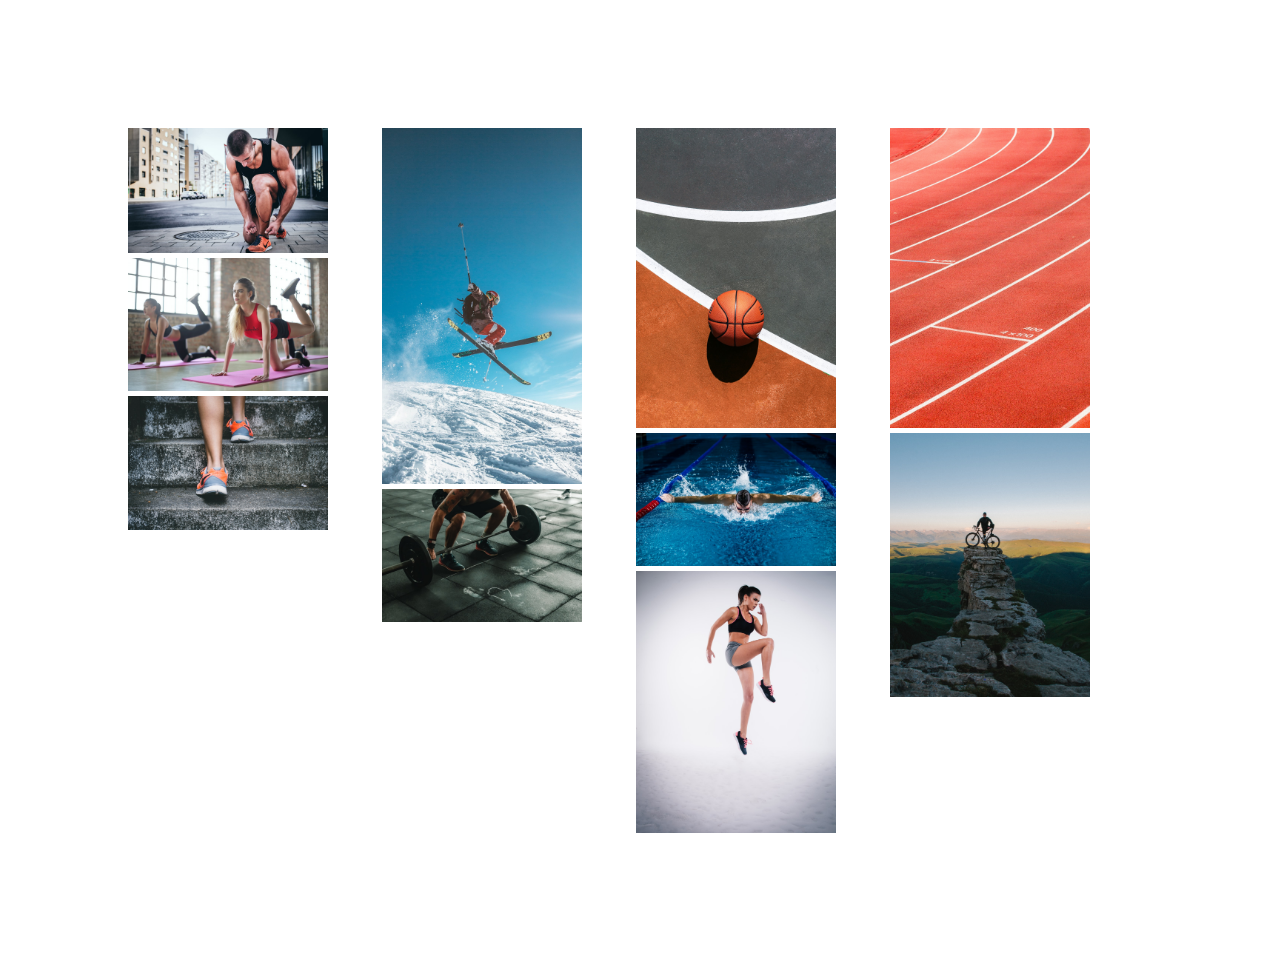
<file: src/index.html>
<!DOCTYPE html>
<html lang="en">
  <head>
    <meta charset="UTF-8" />
    <meta http-equiv="X-UA-Compatible" content="IE=edge" />
    <meta name="viewport" content="width=device-width, initial-scale=1.0" />
    <link rel="stylesheet" href="../styles/index.css" />
    <link
      href="https://cdn.jsdelivr.net/npm/bootstrap@5.0.2/dist/css/bootstrap.min.css"
      rel="stylesheet"
      integrity="sha384-EVSTQN3/azprG1Anm3QDgpJLIm9Nao0Yz1ztcQTwFspd3yD65VohhpuuCOmLASjC"
      crossorigin="anonymous"
    />
    <script src="https://ajax.googleapis.com/ajax/libs/jquery/3.4.1/jquery.min.js"></script>

    <title>Gallery's page</title>
  </head>
  <body>
    <div class="container">
      <div class="image" >
        <img class="image__img" src="../images/img1.jpg" alt="" />
        <div class="image__overlay image__overlay--primary">
          <div class="image__title"><a id="myBtn" href="image01.html"><h1>Marathon</h1></a></div>
        </div>
      </div>
      <div class="image">
        <img class="image__img" src="../images/img2.jpg" alt="" />
        <div class="image__overlay image__overlay--primary">
          <div class="image__title"><a href="image02.html"><h1>Gymnastics</h1></a></div>
        </div>
      </div>
      <div class="image">
        <img class="image__img" src="../images/img3.jpg" alt="" />
        <div class="image__overlay image__overlay--primary">
          <div class="image__title"><a href="image03.html"><h1>Climbing</h1></a></div>
        </div>
      </div>
      <div class="image">
        <img class="image__img" src="../images/img4.jpg" alt="" />
        <div class="image__overlay image__overlay--primary">
          <div class="image__title"><a href="image04.html"><h1>Skiing</h1></a></div>
        </div>
      </div>
      <div class="image">
        <img class="image__img" src="../images/img5.jpg" alt="" />
        <div class="image__overlay image__overlay--primary">
          <div class="image__title"><a href="image05.html"><h1>Weight Lifting</h1></a></div>
        </div>
      </div>
      <div class="image">
        <img class="image__img" src="../images/img6.jpg" alt="" />
        <div class="image__overlay image__overlay--primary">
          <div class="image__title"><a href="image06.html"><h1>Basketball</h1></a></div>
        </div>
      </div>
      <div class="image">
        <img class="image__img" src="../images/img7.jpg" alt="" />
        <div class="image__overlay image__overlay--primary">
          <div class="image__title"><a href="image07.html"><h1>Swimming</h1></a></div>
        </div>
      </div>
      <div class="image">
        <img class="image__img" src="../images/img8.jpg" alt="" />
        <div class="image__overlay image__overlay--primary">
          <div class="image__title"><a href="image08.html"><h1>Jogging</h1></a></div>
        </div>
      </div>
      <div class="image">
        <img class="image__img" src="../images/img9.jpg" alt="" />
        <div class="image__overlay image__overlay--primary">
          <div class="image__title"><a href="image09.html"><h1>Running</h1></a></div>
        </div>
      </div>
      <div class="image">
        <img class="image__img" src="../images/img10.jpg" alt="" />
        <div class="image__overlay image__overlay--primary">
          <div class="image__title"><a href="image10.html"><h1>Cycling</h1></a></div>
        


        
        </div>
      </div>
    </div>
    <script src="../scripts/index.js"></script>
  </body>
</html>
</file>
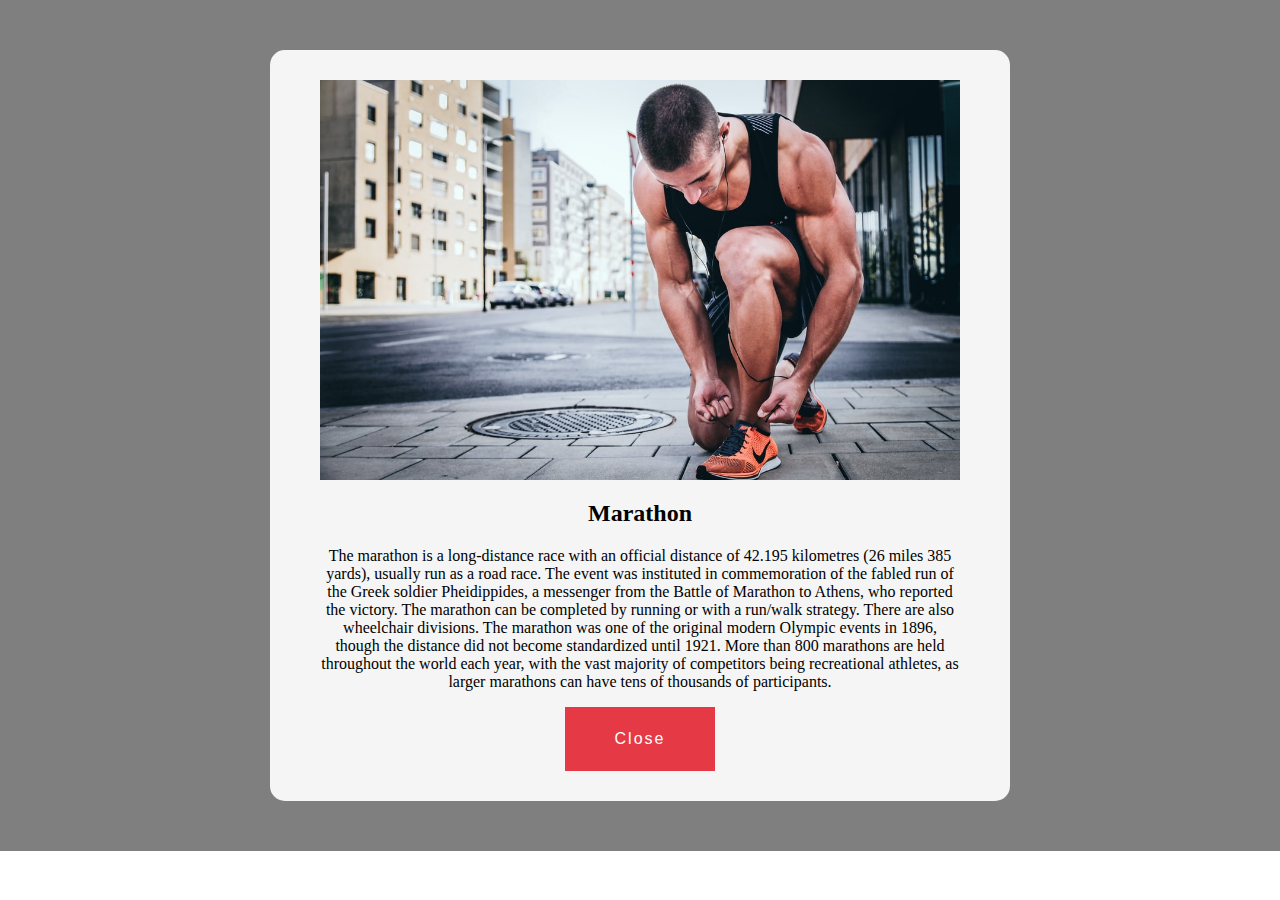
<file: src/image01.html>
<!DOCTYPE html>
<html lang="en">
  <head>
    <meta charset="UTF-8" />
    <meta http-equiv="X-UA-Compatible" content="IE=edge" />
    <meta name="viewport" content="width=device-width, initial-scale=1.0" />
    <link rel="stylesheet" href="../styles/index.css" />
    <title>Document</title>
  </head>
  <body>
    <div class="modal-container">
      <div class="modal">
        <img class="image__img" src="../images/img1.jpg" alt="" />
        <h2>Marathon</h2>
        <p>
          The marathon is a long-distance race with an official distance of
          42.195 kilometres (26 miles 385 yards), usually run as a road race.
          The event was instituted in commemoration of the fabled run of the
          Greek soldier Pheidippides, a messenger from the Battle of Marathon to
          Athens, who reported the victory. The marathon can be completed by
          running or with a run/walk strategy. There are also wheelchair
          divisions. The marathon was one of the original modern Olympic events
          in 1896, though the distance did not become standardized until 1921.
          More than 800 marathons are held throughout the world each year, with
          the vast majority of competitors being recreational athletes, as
          larger marathons can have tens of thousands of participants.
        </p>
        <button id="btn">Close</button>
        <script src="../scripts/index.js"></script>
      </div>
    </div>
  </body>
</html>
</file>
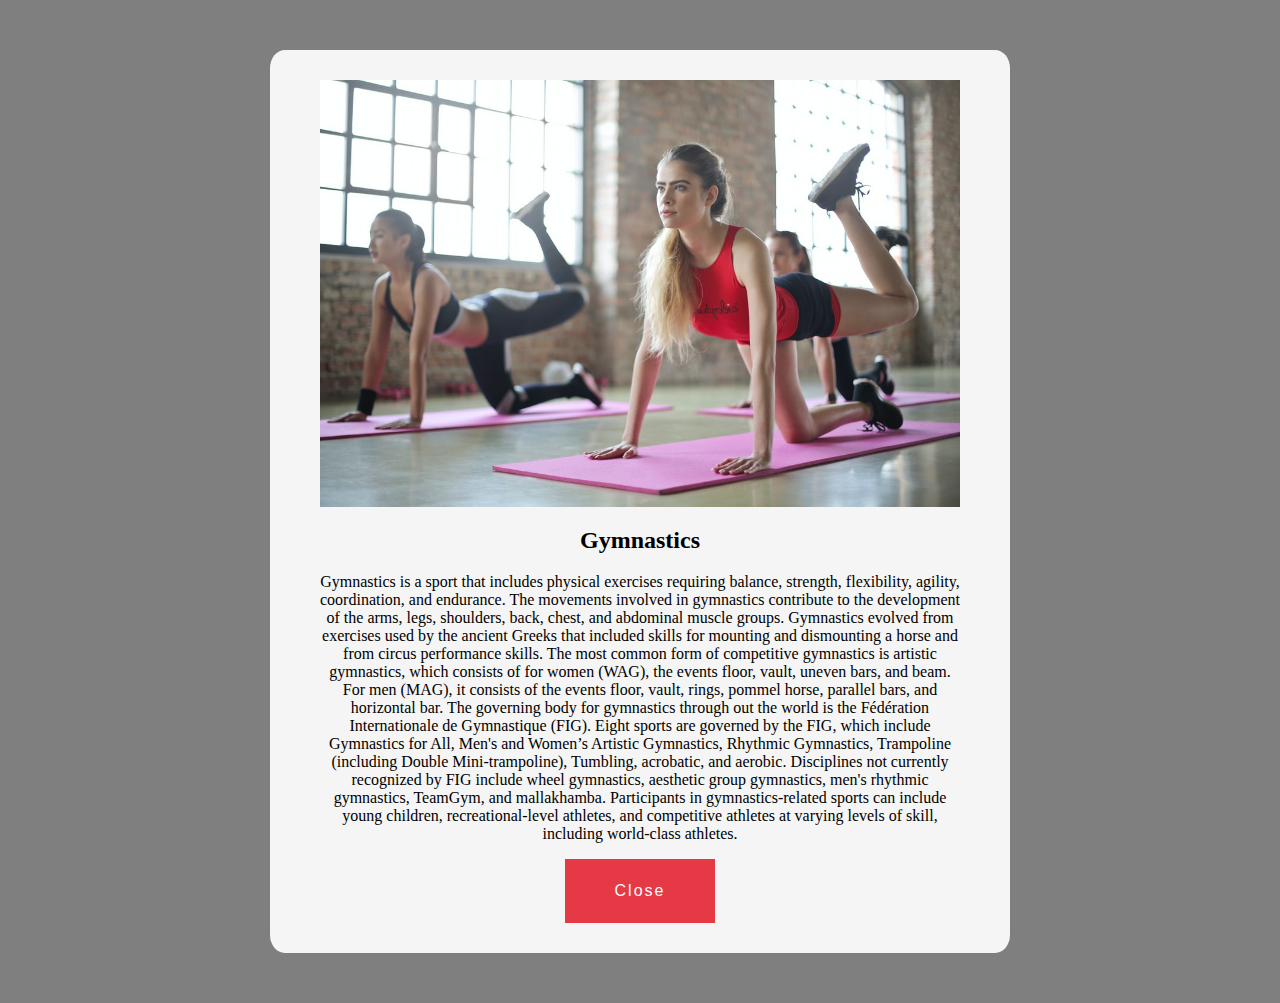
<file: src/image02.html>
<!DOCTYPE html>
<html lang="en">
  <head>
    <meta charset="UTF-8" />
    <meta http-equiv="X-UA-Compatible" content="IE=edge" />
    <meta name="viewport" content="width=device-width, initial-scale=1.0" />
    <link rel="stylesheet" href="../styles/index.css" />
    <title>Document</title>
  </head>
  <body>
    <div class="modal-container">
      <div class="modal">
        <img class="image__img" src="../images/img2.jpg" alt="" />
        <h2>Gymnastics</h2>
        <p>
          Gymnastics is a sport that includes physical exercises requiring
          balance, strength, flexibility, agility, coordination, and endurance.
          The movements involved in gymnastics contribute to the development of
          the arms, legs, shoulders, back, chest, and abdominal muscle groups.
          Gymnastics evolved from exercises used by the ancient Greeks that
          included skills for mounting and dismounting a horse and from circus
          performance skills. The most common form of competitive gymnastics is
          artistic gymnastics, which consists of for women (WAG), the events
          floor, vault, uneven bars, and beam. For men (MAG), it consists of the
          events floor, vault, rings, pommel horse, parallel bars, and
          horizontal bar. The governing body for gymnastics through out the
          world is the Fédération Internationale de Gymnastique (FIG). Eight
          sports are governed by the FIG, which include Gymnastics for All,
          Men's and Women’s Artistic Gymnastics, Rhythmic Gymnastics, Trampoline
          (including Double Mini-trampoline), Tumbling, acrobatic, and aerobic.
          Disciplines not currently recognized by FIG include wheel gymnastics,
          aesthetic group gymnastics, men's rhythmic gymnastics, TeamGym, and
          mallakhamba. Participants in gymnastics-related sports can include
          young children, recreational-level athletes, and competitive athletes
          at varying levels of skill, including world-class athletes.
        </p>
        <button id="btn">Close</button>
        <script src="../scripts/index.js"></script>
      </div>
    </div>
  </body>
</html>
</file>
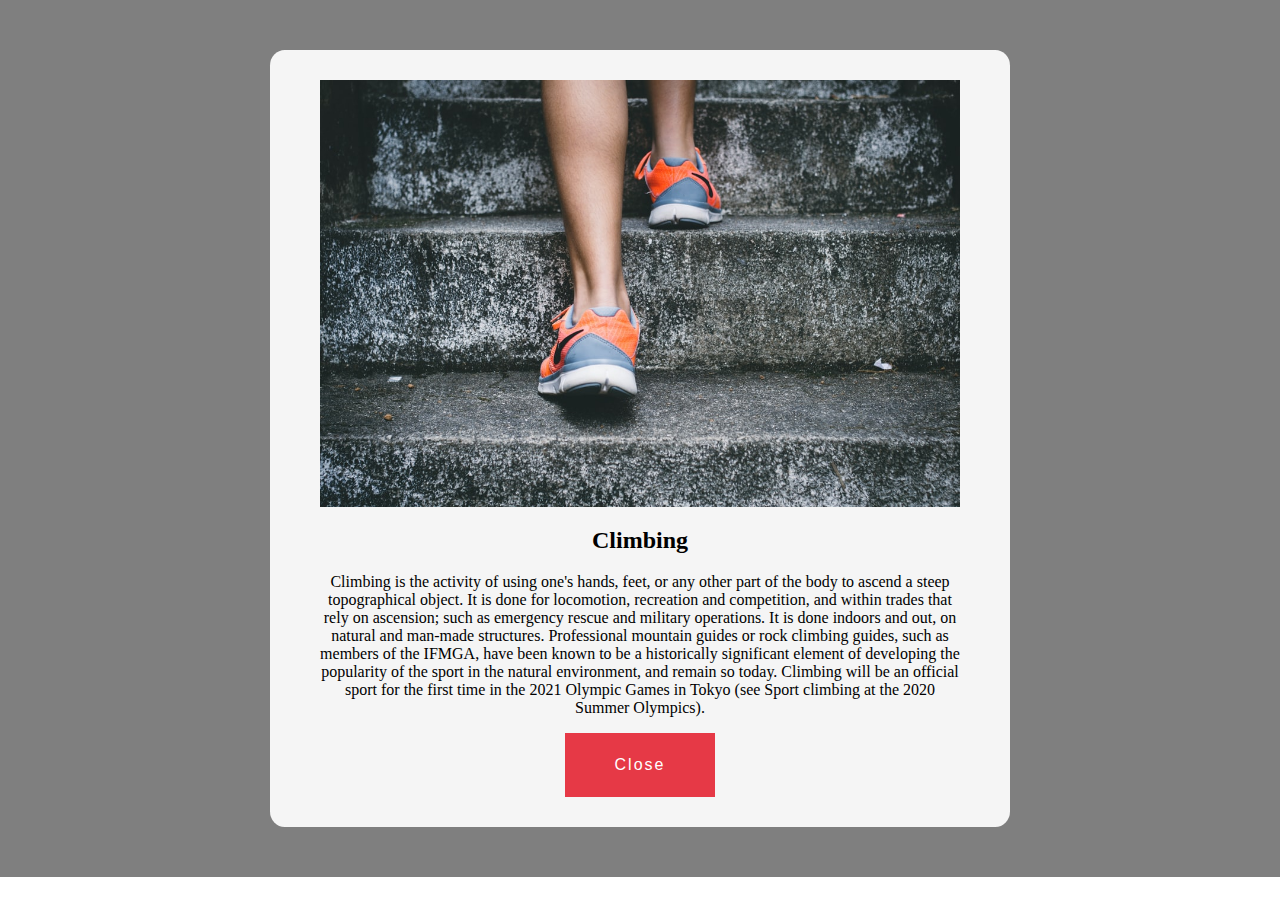
<file: src/image03.html>
<!DOCTYPE html>
<html lang="en">
  <head>
    <meta charset="UTF-8" />
    <meta http-equiv="X-UA-Compatible" content="IE=edge" />
    <meta name="viewport" content="width=device-width, initial-scale=1.0" />
    <link rel="stylesheet" href="../styles/index.css" />
    <title>Document</title>
  </head>
  <body>
    <div class="modal-container">
      <div class="modal">
        <img class="image__img" src="../images/img3.jpg" alt="" />
        <h2>Climbing</h2>
        <p>
          Climbing is the activity of using one's hands, feet, or any other part
          of the body to ascend a steep topographical object. It is done for
          locomotion, recreation and competition, and within trades that rely on
          ascension; such as emergency rescue and military operations. It is
          done indoors and out, on natural and man-made structures. Professional
          mountain guides or rock climbing guides, such as members of the IFMGA,
          have been known to be a historically significant element of developing
          the popularity of the sport in the natural environment, and remain so
          today. Climbing will be an official sport for the first time in the
          2021 Olympic Games in Tokyo (see Sport climbing at the 2020 Summer
          Olympics).
        </p>
        <button id="btn">Close</button>
        <script src="../scripts/index.js"></script>
      </div>
    </div>
  </body>
</html>
</file>
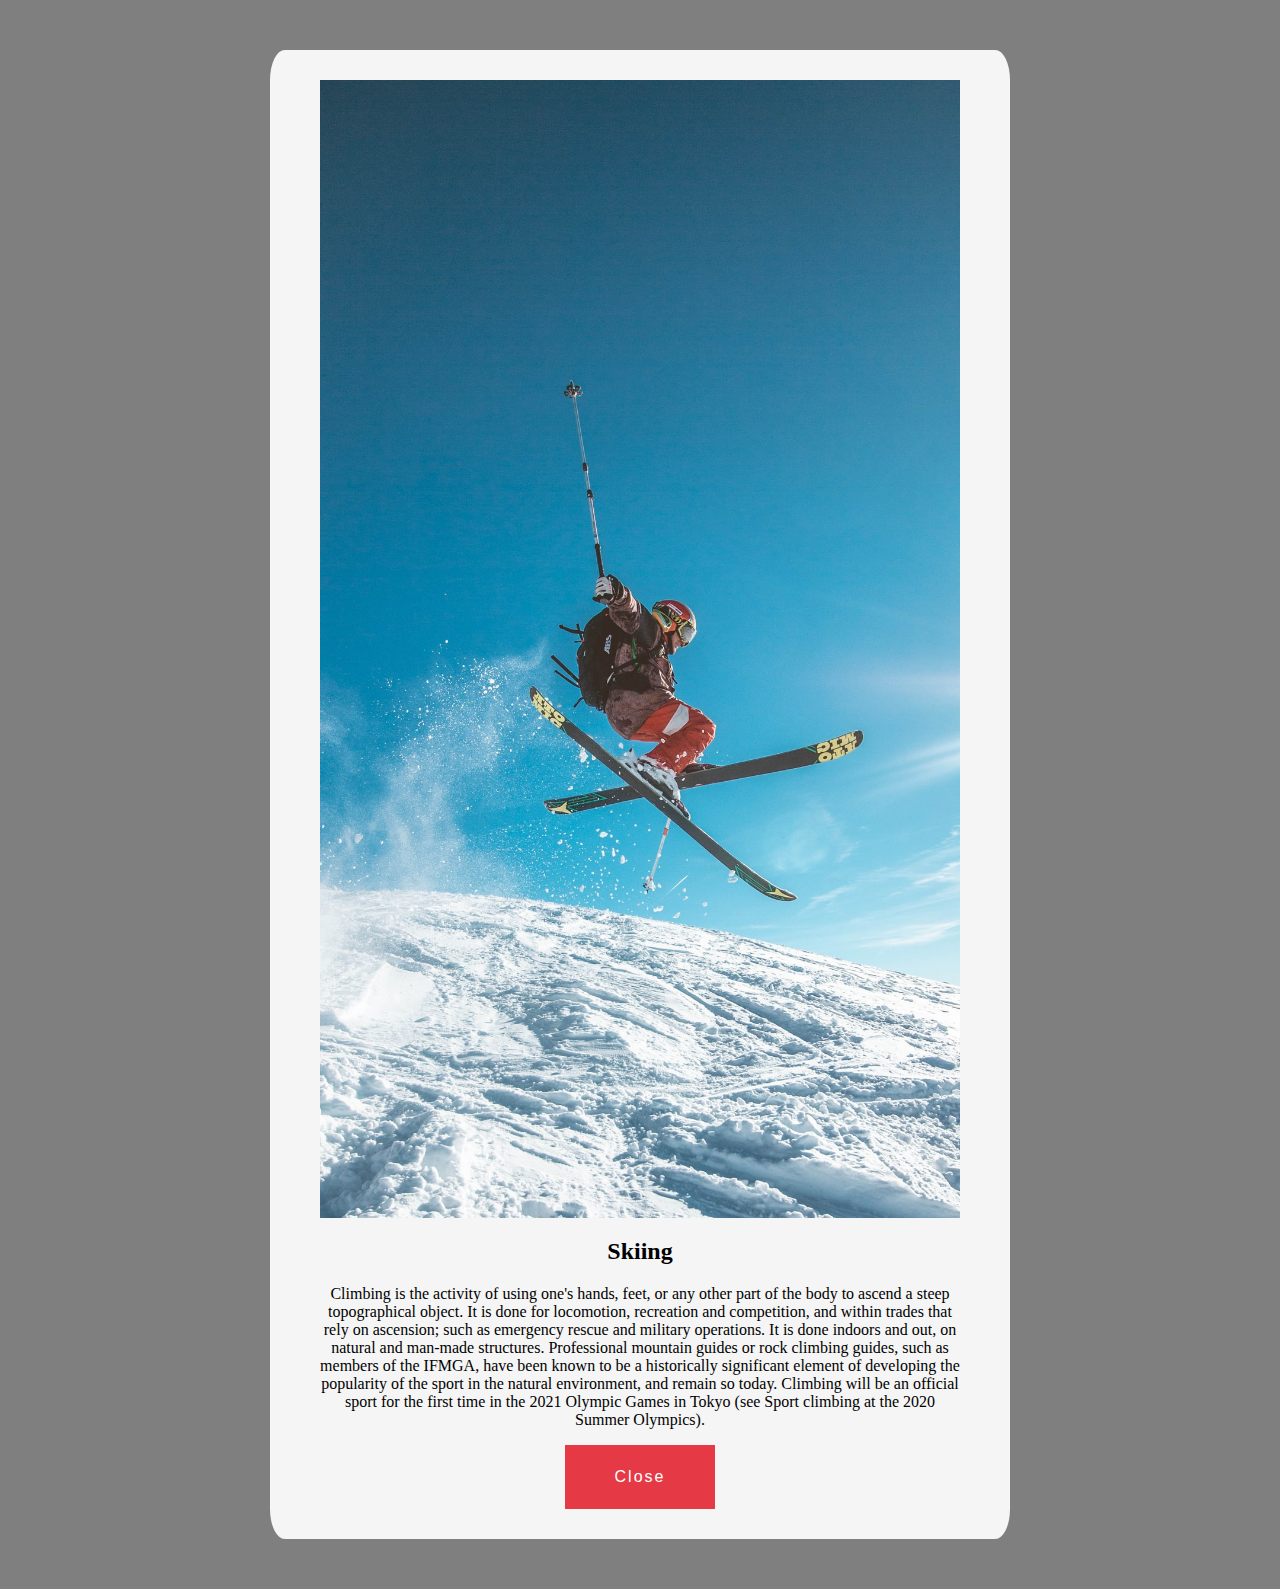
<file: src/image04.html>
<!DOCTYPE html>
<html lang="en">
  <head>
    <meta charset="UTF-8" />
    <meta http-equiv="X-UA-Compatible" content="IE=edge" />
    <meta name="viewport" content="width=device-width, initial-scale=1.0" />
    <link rel="stylesheet" href="../styles/index.css" />
    <title>Document</title>
  </head>
  <body>
    <div class="modal-container">
      <div class="modal">
        <img class="image__img" src="../images/img4.jpg" alt="" />
        <h2>Skiing</h2>
        <p>
          Climbing is the activity of using one's hands, feet, or any other part
          of the body to ascend a steep topographical object. It is done for
          locomotion, recreation and competition, and within trades that rely on
          ascension; such as emergency rescue and military operations. It is
          done indoors and out, on natural and man-made structures. Professional
          mountain guides or rock climbing guides, such as members of the IFMGA,
          have been known to be a historically significant element of developing
          the popularity of the sport in the natural environment, and remain so
          today. Climbing will be an official sport for the first time in the
          2021 Olympic Games in Tokyo (see Sport climbing at the 2020 Summer
          Olympics).
        </p>
        <button id="btn">Close</button>
        <script src="../scripts/index.js"></script>
      </div>
    </div>
  </body>
</html>
</file>
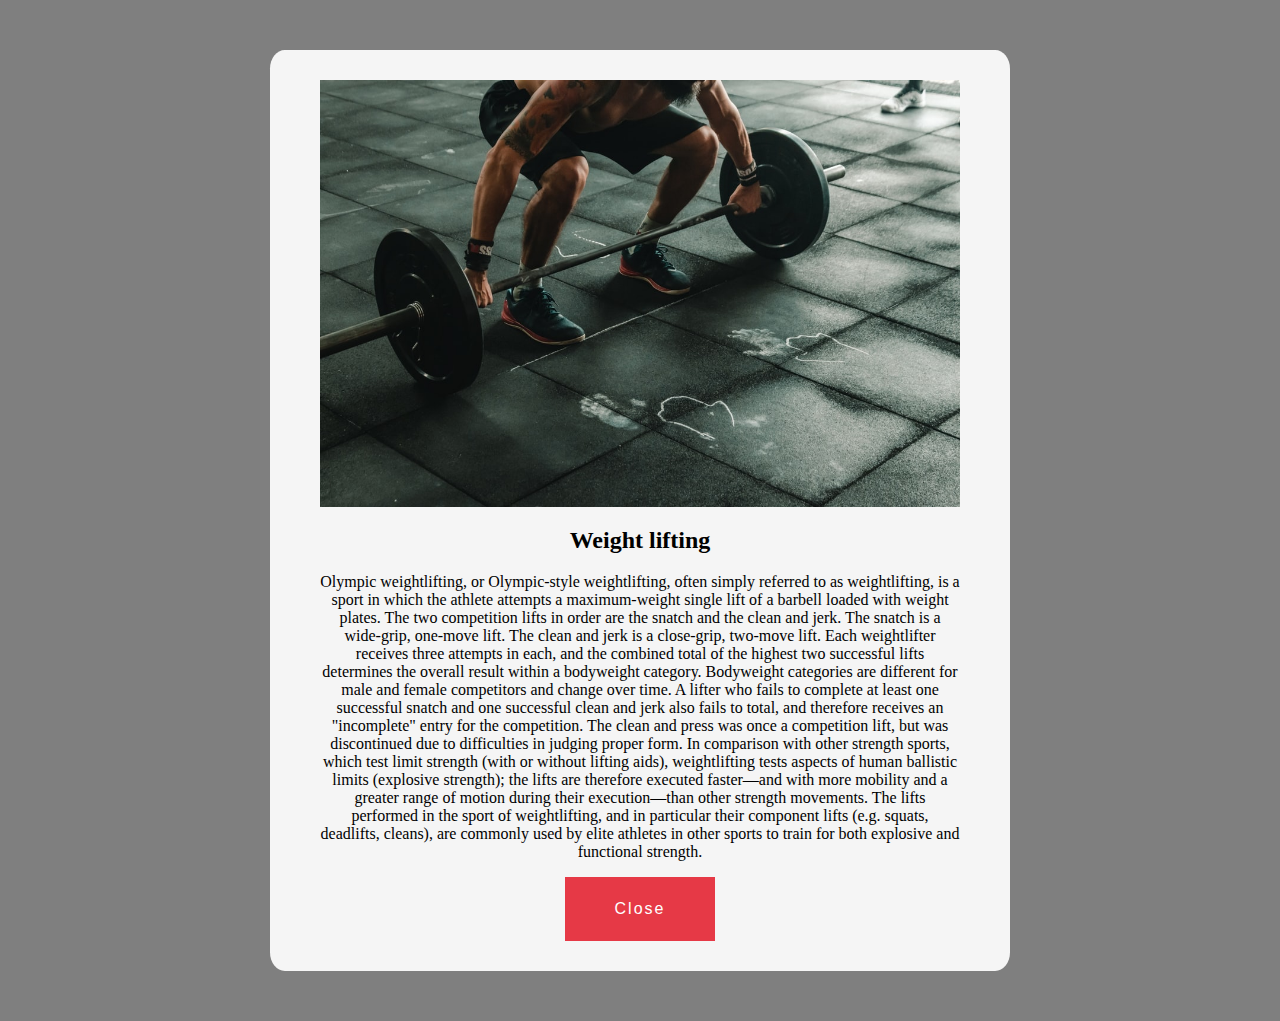
<file: src/image05.html>
<!DOCTYPE html>
<html lang="en">
  <head>
    <meta charset="UTF-8" />
    <meta http-equiv="X-UA-Compatible" content="IE=edge" />
    <meta name="viewport" content="width=device-width, initial-scale=1.0" />
    <link rel="stylesheet" href="../styles/index.css" />
    <title>Document</title>
  </head>
  <body>
    <div class="modal-container">
      <div class="modal">
        <img class="image__img" src="../images/img5.jpg" alt="" />
        <h2>Weight lifting</h2>
        <p>
          Olympic weightlifting, or Olympic-style weightlifting,
          often simply referred to as weightlifting, is a sport in which the
          athlete attempts a maximum-weight single lift of a barbell loaded with
          weight plates. The two competition lifts in order are the snatch and
          the clean and jerk. The snatch is a wide-grip, one-move lift. The
          clean and jerk is a close-grip, two-move lift. Each weightlifter
          receives three attempts in each, and the combined total of the highest
          two successful lifts determines the overall result within a bodyweight
          category. Bodyweight categories are different for male and female
          competitors and change over time. A lifter who fails to complete at
          least one successful snatch and one successful clean and jerk also
          fails to total, and therefore receives an "incomplete" entry for the
          competition. The clean and press was once a competition lift, but was
          discontinued due to difficulties in judging proper form. In comparison
          with other strength sports, which test limit strength (with or without
          lifting aids), weightlifting tests aspects of human ballistic limits
          (explosive strength); the lifts are therefore executed faster—and with
          more mobility and a greater range of motion during their
          execution—than other strength movements. The lifts performed in the
          sport of weightlifting, and in particular their component lifts (e.g.
          squats, deadlifts, cleans), are commonly used by elite athletes in
          other sports to train for both explosive and functional strength.
        </p>
        <button id="btn">Close</button>
        <script src="../scripts/index.js"></script>
      </div>
    </div>
  </body>
</html>
</file>
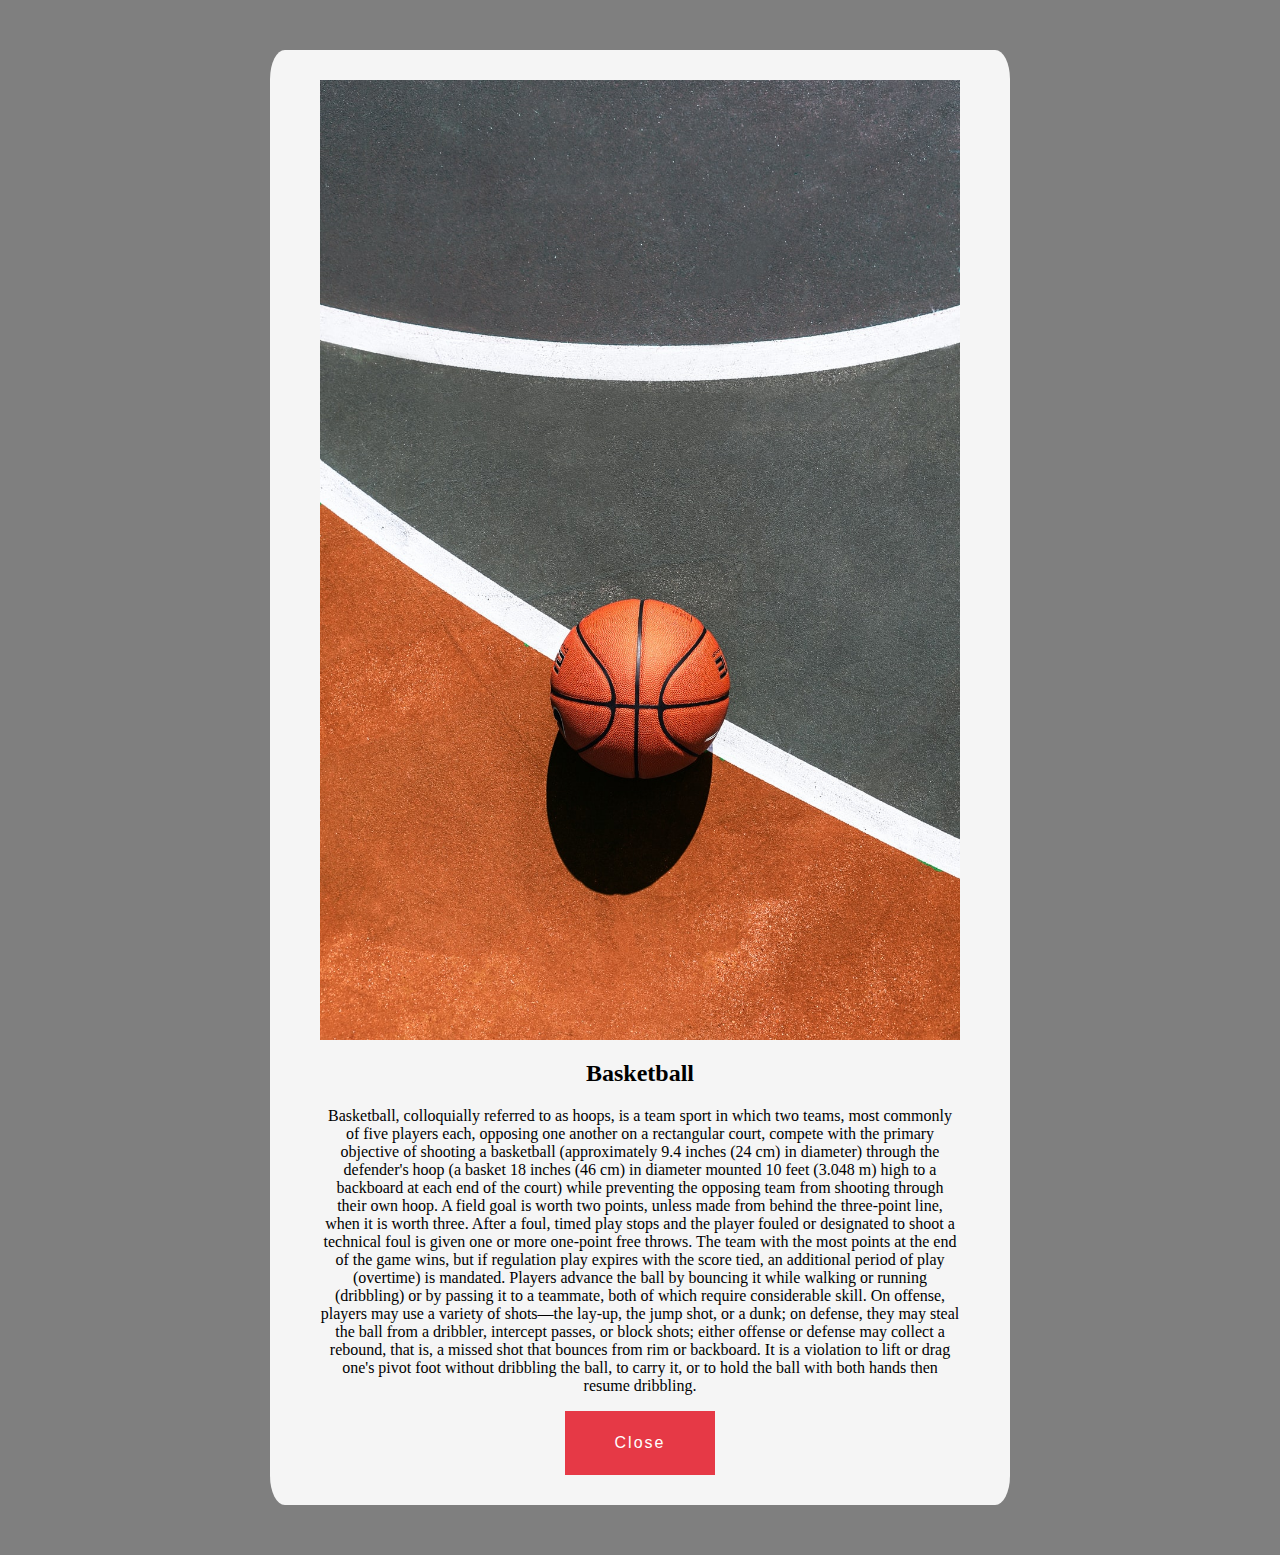
<file: src/image06.html>
<!DOCTYPE html>
<html lang="en">
  <head>
    <meta charset="UTF-8" />
    <meta http-equiv="X-UA-Compatible" content="IE=edge" />
    <meta name="viewport" content="width=device-width, initial-scale=1.0" />
    <link rel="stylesheet" href="../styles/index.css" />
    <title>Document</title>
  </head>
  <body>
    <div class="modal-container">
      <div class="modal">
        <img class="image__img" src="../images/img6.jpg" alt="" />
        <h2>Basketball</h2>
        <p>
          Basketball, colloquially referred to as hoops, is a team sport in
          which two teams, most commonly of five players each, opposing one
          another on a rectangular court, compete with the primary objective of
          shooting a basketball (approximately 9.4 inches (24 cm) in diameter)
          through the defender's hoop (a basket 18 inches (46 cm) in diameter
          mounted 10 feet (3.048 m) high to a backboard at each end of the
          court) while preventing the opposing team from shooting through their
          own hoop. A field goal is worth two points, unless made from behind
          the three-point line, when it is worth three. After a foul, timed play
          stops and the player fouled or designated to shoot a technical foul is
          given one or more one-point free throws. The team with the most points
          at the end of the game wins, but if regulation play expires with the
          score tied, an additional period of play (overtime) is mandated.
          Players advance the ball by bouncing it while walking or running
          (dribbling) or by passing it to a teammate, both of which require
          considerable skill. On offense, players may use a variety of shots—the
          lay-up, the jump shot, or a dunk; on defense, they may steal the ball
          from a dribbler, intercept passes, or block shots; either offense or
          defense may collect a rebound, that is, a missed shot that bounces
          from rim or backboard. It is a violation to lift or drag one's pivot
          foot without dribbling the ball, to carry it, or to hold the ball with
          both hands then resume dribbling.
        </p>
        <button id="btn">Close</button>
        <script src="../scripts/index.js"></script>
      </div>
    </div>
  </body>
</html>
</file>
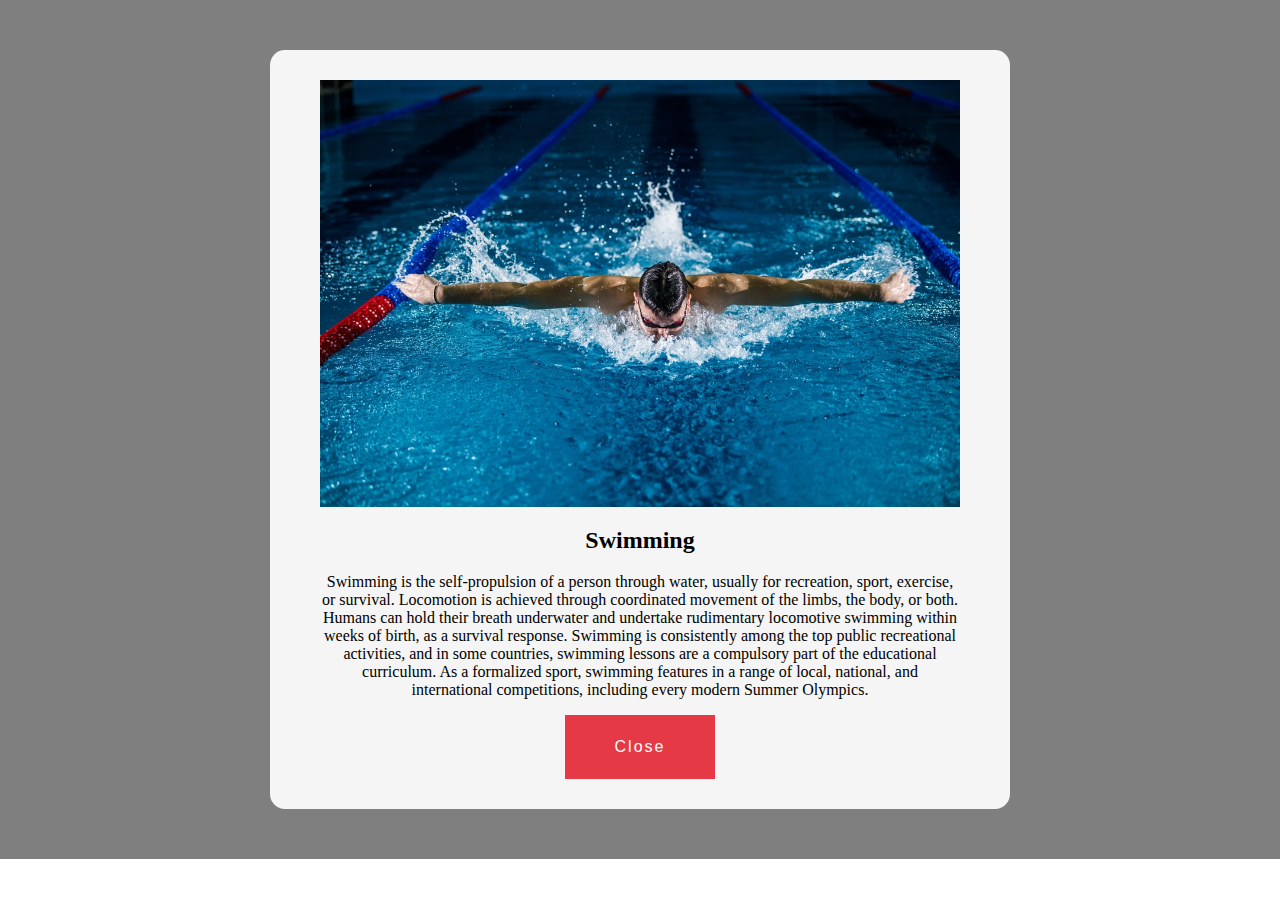
<file: src/image07.html>
<!DOCTYPE html>
<html lang="en">
  <head>
    <meta charset="UTF-8" />
    <meta http-equiv="X-UA-Compatible" content="IE=edge" />
    <meta name="viewport" content="width=device-width, initial-scale=1.0" />
    <link rel="stylesheet" href="../styles/index.css" />
    <title>Document</title>
  </head>
  <body>
    <div class="modal-container">
      <div class="modal">
        <img class="image__img" src="../images/img7.jpg" alt="" />
        <h2>Swimming</h2>
        <p>
          Swimming is the self-propulsion of a person through water, usually for
          recreation, sport, exercise, or survival. Locomotion is achieved
          through coordinated movement of the limbs, the body, or both. Humans
          can hold their breath underwater and undertake rudimentary locomotive
          swimming within weeks of birth, as a survival response. Swimming is
          consistently among the top public recreational activities, and in some
          countries, swimming lessons are a compulsory part of the educational
          curriculum. As a formalized sport, swimming features in a range of
          local, national, and international competitions, including every
          modern Summer Olympics.
        </p>
        <button id="btn">Close</button>
        <script src="../scripts/index.js"></script>
      </div>
    </div>
  </body>
</html>
</file>
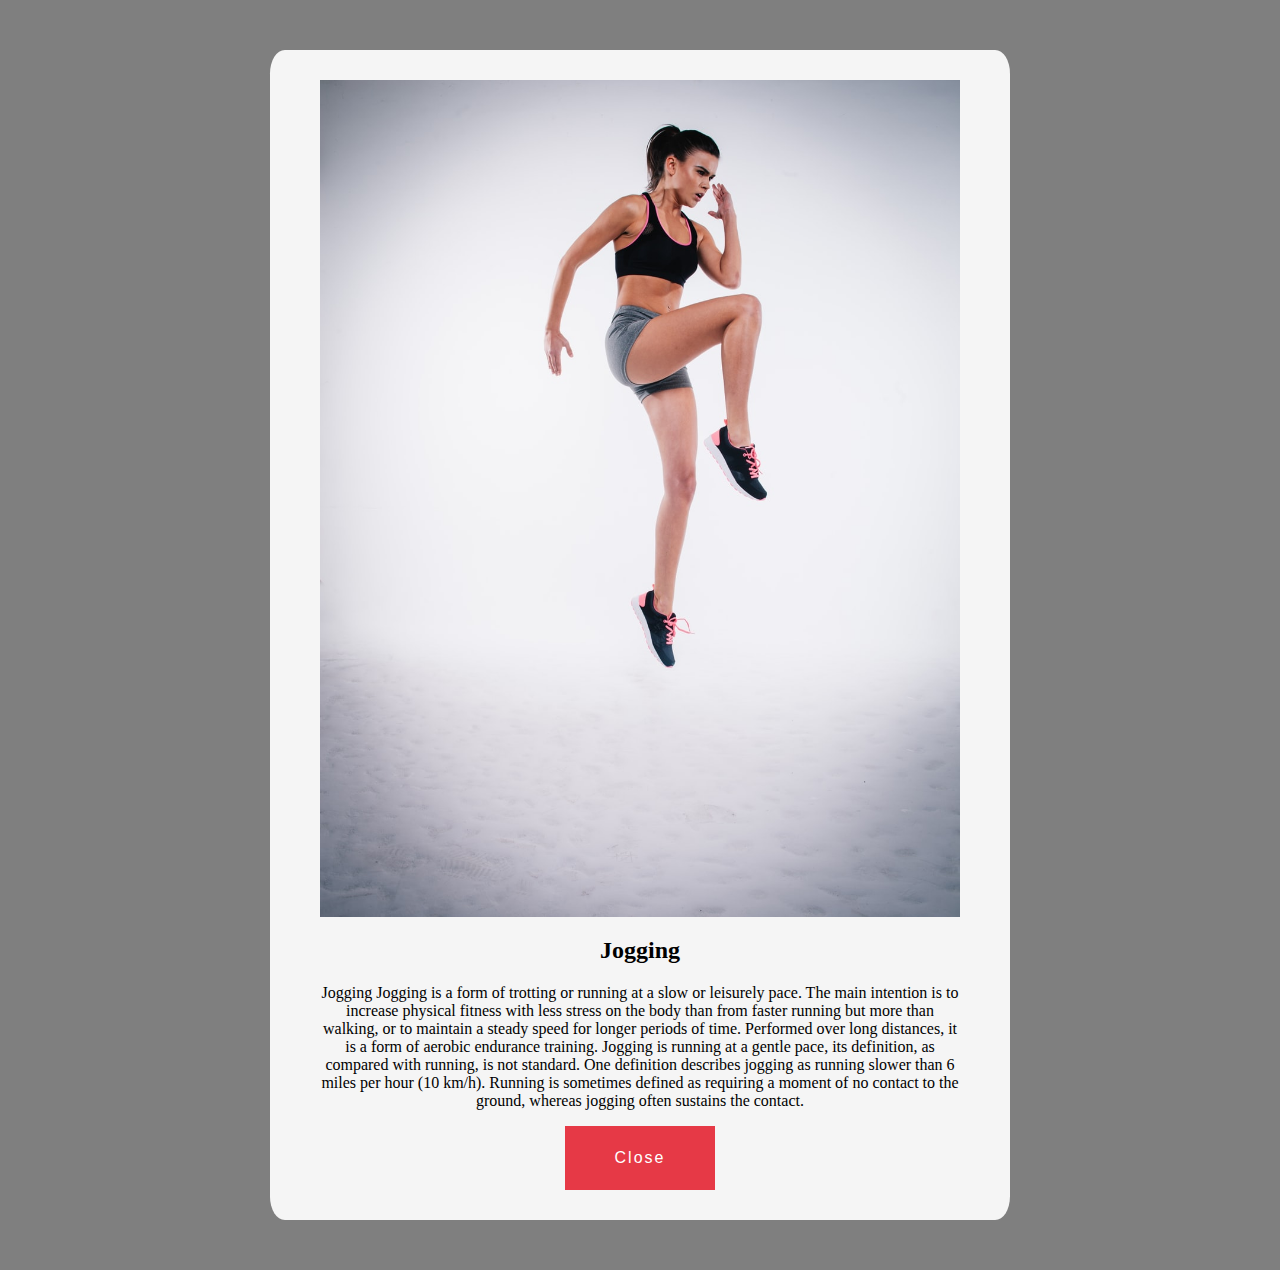
<file: src/image08.html>
<!DOCTYPE html>
<html lang="en">
  <head>
    <meta charset="UTF-8" />
    <meta http-equiv="X-UA-Compatible" content="IE=edge" />
    <meta name="viewport" content="width=device-width, initial-scale=1.0" />
    <link rel="stylesheet" href="../styles/index.css" />
    <title>Document</title>
  </head>
  <body>
    <div class="modal-container">
      <div class="modal">
        <img class="image__img" src="../images/img8.jpg" alt="" />
        <h2>Jogging</h2>
        <p>
          Jogging Jogging is a form of trotting or running at a slow or
          leisurely pace. The main intention is to increase physical fitness
          with less stress on the body than from faster running but more than
          walking, or to maintain a steady speed for longer periods of time.
          Performed over long distances, it is a form of aerobic endurance
          training. Jogging is running at a gentle pace, its definition, as
          compared with running, is not standard. One definition describes
          jogging as running slower than 6 miles per hour (10 km/h). Running is
          sometimes defined as requiring a moment of no contact to the ground,
          whereas jogging often sustains the contact.
        </p>
        <button id="btn">Close</button>
        <script src="../scripts/index.js"></script>
      </div>
    </div>
  </body>
</html>
</file>
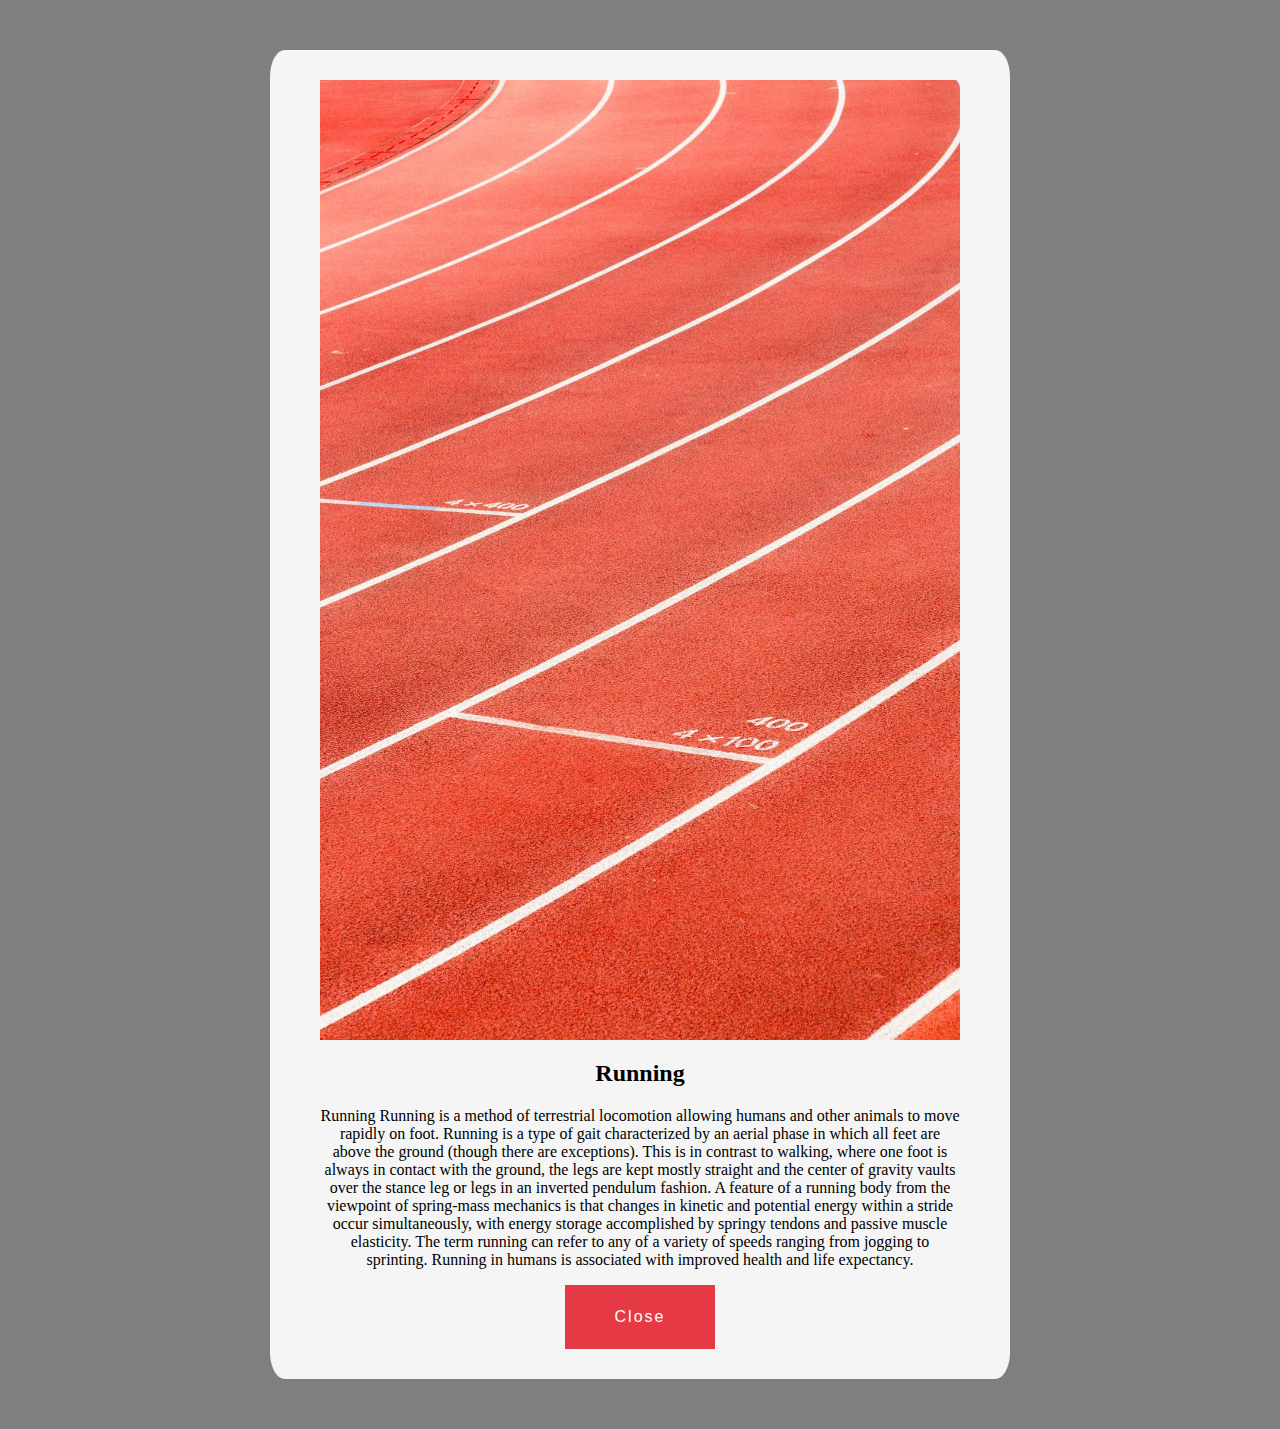
<file: src/image09.html>
<!DOCTYPE html>
<html lang="en">
  <head>
    <meta charset="UTF-8" />
    <meta http-equiv="X-UA-Compatible" content="IE=edge" />
    <meta name="viewport" content="width=device-width, initial-scale=1.0" />
    <link rel="stylesheet" href="../styles/index.css" />
    <title>Document</title>
  </head>
  <body>
    <div class="modal-container">
      <div class="modal">
        <img class="image__img" src="../images/img9.jpg" alt="" />
        <h2>Running</h2>
        <p>
          Running Running is a method of terrestrial locomotion allowing humans
          and other animals to move rapidly on foot. Running is a type of gait
          characterized by an aerial phase in which all feet are above the
          ground (though there are exceptions). This is in contrast to walking,
          where one foot is always in contact with the ground, the legs are kept
          mostly straight and the center of gravity vaults over the stance leg
          or legs in an inverted pendulum fashion. A feature of a running body
          from the viewpoint of spring-mass mechanics is that changes in kinetic
          and potential energy within a stride occur simultaneously, with energy
          storage accomplished by springy tendons and passive muscle elasticity.
          The term running can refer to any of a variety of speeds ranging from
          jogging to sprinting. Running in humans is associated with improved
          health and life expectancy.
        </p>
        <button id="btn">Close</button>
        <script src="../scripts/index.js"></script>
      </div>
    </div>
  </body>
</html>
</file>
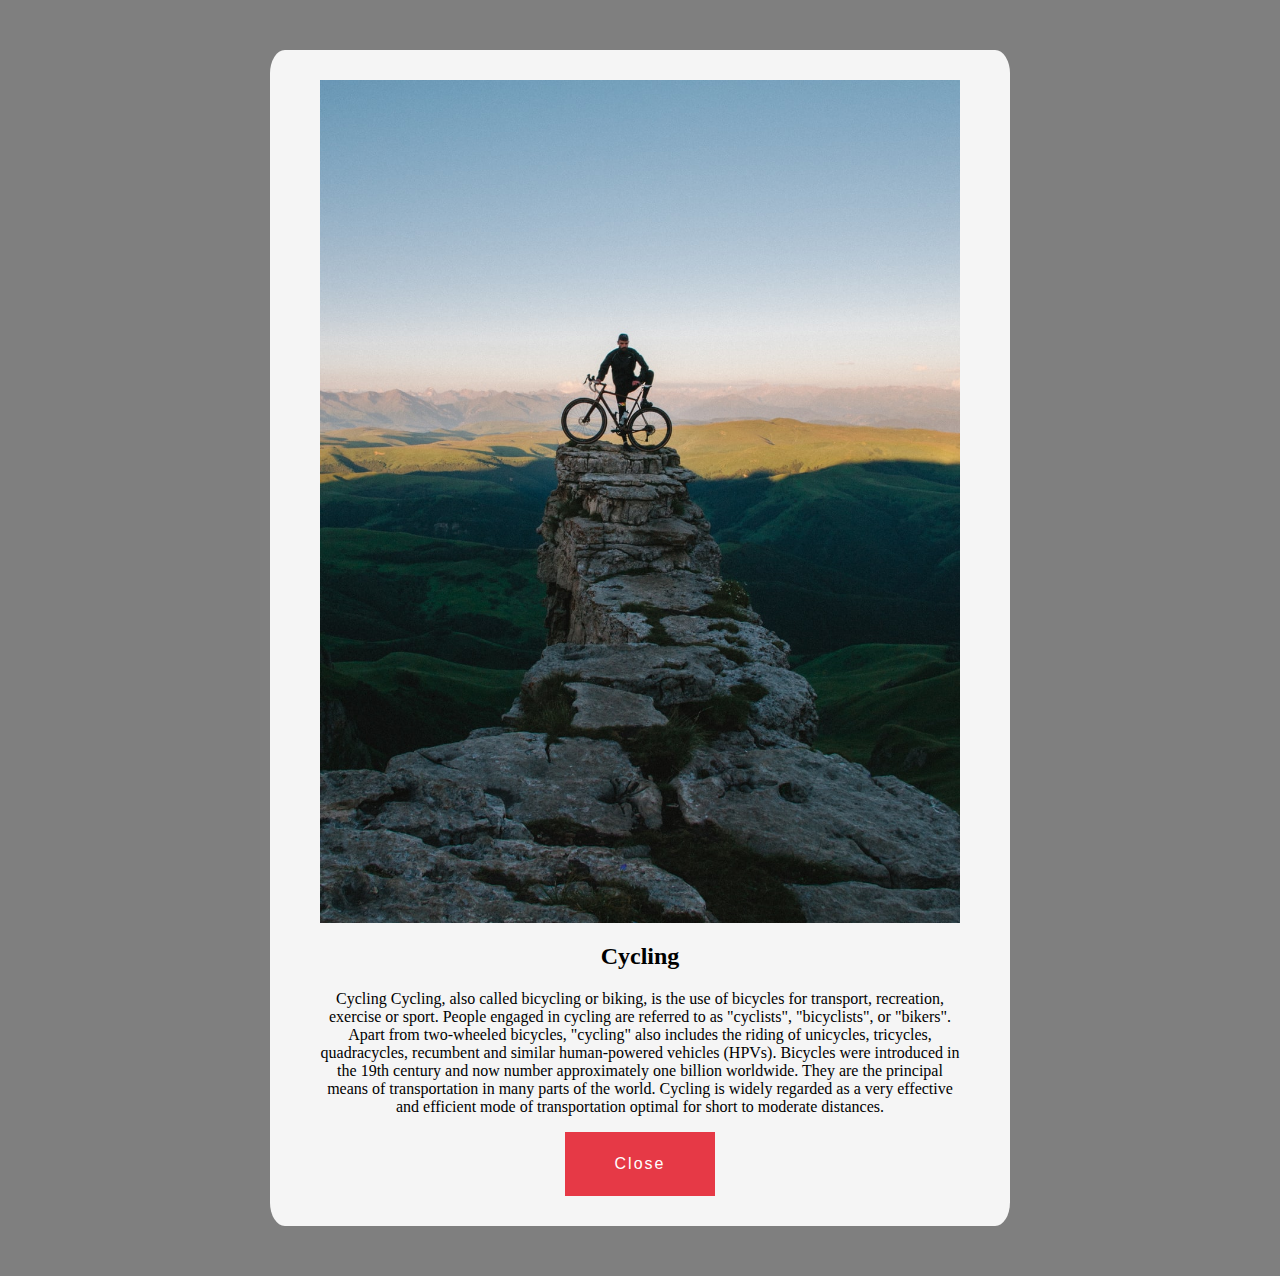
<file: src/image10.html>
<!DOCTYPE html>
<html lang="en">
  <head>
    <meta charset="UTF-8" />
    <meta http-equiv="X-UA-Compatible" content="IE=edge" />
    <meta name="viewport" content="width=device-width, initial-scale=1.0" />
    <link rel="stylesheet" href="../styles/index.css" />
    <title>Document</title>
  </head>
  <body>
    <div class="modal-container">
      <div class="modal">
        <img class="image__img" src="../images/img10.jpg" alt="" />
        <h2>Cycling</h2>
        <p>
          Cycling Cycling, also called bicycling or biking, is the use of
          bicycles for transport, recreation, exercise or sport. People engaged
          in cycling are referred to as "cyclists", "bicyclists", or "bikers".
          Apart from two-wheeled bicycles, "cycling" also includes the riding of
          unicycles, tricycles, quadracycles, recumbent and similar
          human-powered vehicles (HPVs). Bicycles were introduced in the 19th
          century and now number approximately one billion worldwide. They are
          the principal means of transportation in many parts of the world.
          Cycling is widely regarded as a very effective and efficient mode of
          transportation optimal for short to moderate distances.
        </p>
        <button id="btn">Close</button>
        <script src="../scripts/index.js"></script>
      </div>
    </div>
  </body>
</html>
</file>
<file: styles/index.css>
img{ 
    margin-bottom: 5px;
   
}

.container{
    column-count: 4;
    max-width: 1000px;
    margin: 10% 10%;

}

.image {
    position: relative;
    width: 200px;
}

.image__img {
    display: block;
    width: 100%;
}

.image__overlay {
    position: absolute;
    top: 0;
    left: 0;
    width: 100%;
    height: 100%;
    background: rgba(0, 0, 0, 0.6);
    color: #ffffff;
    font-family: 'Quicksand', sans-serif;
    display: flex;
    flex-direction: column;
    align-items: center;
    justify-content: center;
    opacity: 0;
    transition: opacity 0.25s;
}

.image__overlay--blur {
    backdrop-filter: blur(5px);
}

.image__overlay--primary {
  
    opacity: 0;
}

.image__overlay > * {
    transform: translateY(20px);
    transition: transform 0.25s;
}

.image__overlay:hover {
    background-color: black;
    opacity: 0.5;
}

.image__overlay:hover > * {
    transform: translateY(0);
}

a{
    text-decoration: none !important;
}
h1{color: white;}









.image__description {
    font-size: 1.25em;
    margin-top: 0.25em;
}

.modal-container{
    background-color: rgba(0, 0, 0, 0.5);
    display: flex;
    align-items: center;
    justify-content: center;
    position:relative;
    opacity: 1;
    pointer-events: auto;
    top: 0;
    left: 0;
    height: 100%;
    width: 100%;
    margin: 0% 0%;
    padding-top: 50px;
    padding-bottom: 50px;
    
}


.modal {
    background-color:whitesmoke;
    border-radius:5px ;
    padding:30px 50px ;
    width: 50%;
    max-width: 100%;
    height:50%;
    text-align: center;
    border-radius: 2%;
}

body{
    padding: 0% 0%;
    margin: 0% 0%;
}







#btn {
    font-size: 16px;
    letter-spacing: 2px;
    font-weight: 400 !important;
    background-color: #e63946ff;
    color: #fff;
    padding: 23px 50px;
    margin: auto;
    text-align: center;
    display: inline-block !important;
    text-decoration: none;
    border: 0px;
    width: max-content;
    cursor: pointer;
    transition: all 0.3s 0s ease-in-out;
}

#btn:hover {
    transform: scale(1.04, 1);
    background-color: rgb(216, 10, 27);
    text-decoration: none;
}
</file>
